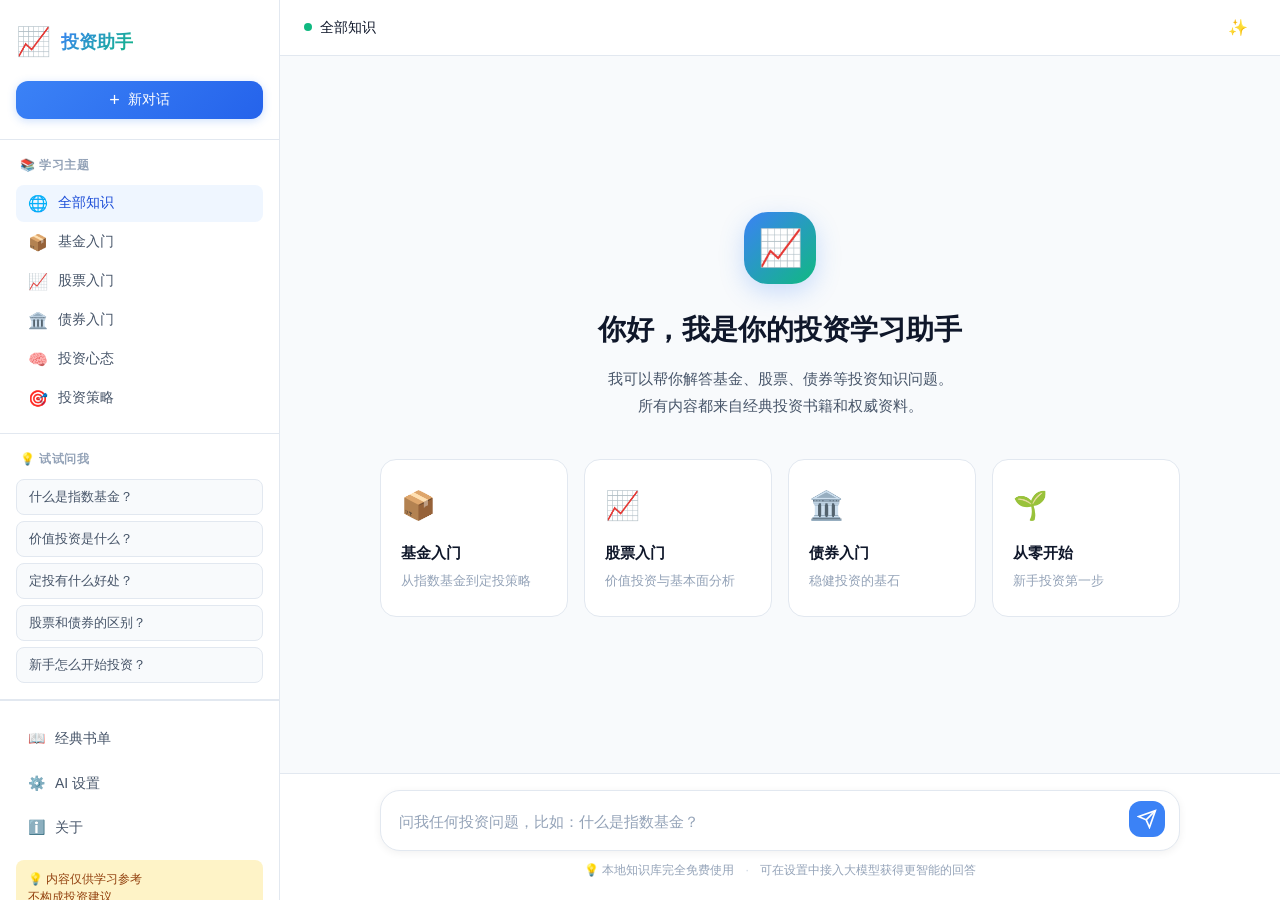
<file: index.html>
<!-- Generated by Trae Work -->
<!DOCTYPE html>
<html lang="zh-CN">
<head>
    <meta charset="UTF-8">
    <meta name="viewport" content="width=device-width, initial-scale=1.0">
    <title>投资助手 - 你的投资学习伙伴</title>
    <meta name="description" content="基于经典投资书籍的智能对话助手，帮你系统学习股票、基金、债券知识。">
    <link rel="stylesheet" href="assets/css/style.css">
</head>
<body class="chat-body">
    <!-- 侧边栏 -->
    <aside class="sidebar" id="sidebar">
        <div class="sidebar-header">
            <div class="logo">
                <span class="logo-icon">📈</span>
                <span class="logo-text">投资助手</span>
            </div>
            <button class="new-chat-btn" onclick="newChat()">
                <span class="plus-icon">+</span>
                新对话
            </button>
        </div>

        <div class="sidebar-section">
            <div class="section-title">📚 学习主题</div>
            <div class="topic-list">
                <button class="topic-item active" data-topic="all" onclick="setTopic('all')">
                    <span class="topic-icon">🌐</span>
                    <span class="topic-name">全部知识</span>
                </button>
                <button class="topic-item" data-topic="fund" onclick="setTopic('fund')">
                    <span class="topic-icon">📦</span>
                    <span class="topic-name">基金入门</span>
                </button>
                <button class="topic-item" data-topic="stock" onclick="setTopic('stock')">
                    <span class="topic-icon">📈</span>
                    <span class="topic-name">股票入门</span>
                </button>
                <button class="topic-item" data-topic="bond" onclick="setTopic('bond')">
                    <span class="topic-icon">🏛️</span>
                    <span class="topic-name">债券入门</span>
                </button>
                <button class="topic-item" data-topic="mindset" onclick="setTopic('mindset')">
                    <span class="topic-icon">🧠</span>
                    <span class="topic-name">投资心态</span>
                </button>
                <button class="topic-item" data-topic="strategy" onclick="setTopic('strategy')">
                    <span class="topic-icon">🎯</span>
                    <span class="topic-name">投资策略</span>
                </button>
            </div>
        </div>

        <div class="sidebar-section">
            <div class="section-title">💡 试试问我</div>
            <div class="suggestion-chips" id="sidebarSuggestions">
                <button class="suggestion-chip" onclick="sendMessage('什么是指数基金？')">什么是指数基金？</button>
                <button class="suggestion-chip" onclick="sendMessage('价值投资是什么？')">价值投资是什么？</button>
                <button class="suggestion-chip" onclick="sendMessage('定投有什么好处？')">定投有什么好处？</button>
                <button class="suggestion-chip" onclick="sendMessage('股票和债券的区别？')">股票和债券的区别？</button>
                <button class="suggestion-chip" onclick="sendMessage('新手怎么开始投资？')">新手怎么开始投资？</button>
            </div>
        </div>

        <div class="sidebar-bottom">
            <a href="books.html" class="sidebar-link">
                <span>📖</span> 经典书单
            </a>
            <a href="api.html" class="sidebar-link">
                <span>⚙️</span> AI 设置
            </a>
            <a href="about.html" class="sidebar-link">
                <span>ℹ️</span> 关于
            </a>
            <div class="sidebar-tip">
                💡 内容仅供学习参考<br>不构成投资建议
            </div>
        </div>
    </aside>

    <!-- 主内容区 -->
    <main class="main-content">
        <!-- 顶部栏 -->
        <header class="top-bar">
            <button class="mobile-menu-toggle" id="mobileMenuToggle">☰</button>
            <div class="current-topic" id="currentTopic">
                <span class="topic-dot"></span>
                <span>全部知识</span>
            </div>
            <div class="top-actions">
                <button class="icon-btn" title="新对话" onclick="newChat()">
                    ✨
                </button>
            </div>
        </header>

        <!-- 对话区域 -->
        <div class="chat-area" id="chatArea">
            <!-- 欢迎界面 -->
            <div class="welcome-screen" id="welcomeScreen">
                <div class="welcome-avatar">📈</div>
                <h1 class="welcome-title">你好，我是你的投资学习助手</h1>
                <p class="welcome-subtitle">
                    我可以帮你解答基金、股票、债券等投资知识问题。<br>
                    所有内容都来自经典投资书籍和权威资料。
                </p>
                <div class="welcome-cards">
                    <div class="welcome-card" onclick="quickStart('fund')">
                        <div class="welcome-card-icon">📦</div>
                        <div class="welcome-card-title">基金入门</div>
                        <div class="welcome-card-desc">从指数基金到定投策略</div>
                    </div>
                    <div class="welcome-card" onclick="quickStart('stock')">
                        <div class="welcome-card-icon">📈</div>
                        <div class="welcome-card-title">股票入门</div>
                        <div class="welcome-card-desc">价值投资与基本面分析</div>
                    </div>
                    <div class="welcome-card" onclick="quickStart('bond')">
                        <div class="welcome-card-icon">🏛️</div>
                        <div class="welcome-card-title">债券入门</div>
                        <div class="welcome-card-desc">稳健投资的基石</div>
                    </div>
                    <div class="welcome-card" onclick="quickStart('beginner')">
                        <div class="welcome-card-icon">🌱</div>
                        <div class="welcome-card-title">从零开始</div>
                        <div class="welcome-card-desc">新手投资第一步</div>
                    </div>
                </div>
            </div>

            <!-- 消息列表 -->
            <div class="messages-container" id="messagesContainer" style="display: none;">
                <!-- 消息会动态添加到这里 -->
            </div>
        </div>

        <!-- 输入区域 -->
        <div class="input-area">
            <div class="input-wrapper">
                <textarea 
                    class="chat-input" 
                    id="chatInput" 
                    placeholder="问我任何投资问题，比如：什么是指数基金？"
                    rows="1"
                    onkeydown="handleInputKeydown(event)"
                    oninput="autoResize(this)"
                ></textarea>
                <button class="send-btn" id="sendBtn" onclick="sendMessage()">
                    <svg width="20" height="20" viewBox="0 0 24 24" fill="none" stroke="currentColor" stroke-width="2">
                        <path d="M22 2L11 13"></path>
                        <path d="M22 2L15 22L11 13L2 9L22 2Z"></path>
                    </svg>
                </button>
            </div>
            <div class="input-hint">
                <span>💡 本地知识库完全免费使用</span>
                <span class="hint-divider">·</span>
                <span>可在设置中接入大模型获得更智能的回答</span>
            </div>
        </div>
    </main>

    <!-- 移动端遮罩 -->
    <div class="mobile-overlay" id="mobileOverlay" onclick="toggleSidebar()"></div>

    <script src="assets/js/knowledge.js"></script>
    <script src="assets/js/chat.js"></script>
    <script src="assets/js/app.js"></script>
    <script>
        // 移动端菜单切换
        document.getElementById('mobileMenuToggle').addEventListener('click', toggleSidebar);
        
        function toggleSidebar() {
            const sidebar = document.getElementById('sidebar');
            const overlay = document.getElementById('mobileOverlay');
            sidebar.classList.toggle('sidebar-open');
            overlay.classList.toggle('overlay-show');
        }

        // 自动调整输入框高度
        function autoResize(textarea) {
            textarea.style.height = 'auto';
            textarea.style.height = Math.min(textarea.scrollHeight, 150) + 'px';
        }

        // 快速开始
        function quickStart(type) {
            const questions = {
                fund: '我想学习基金投资，应该从哪里开始？',
                stock: '我想学习股票投资，应该从哪里开始？',
                bond: '我想学习债券投资，应该从哪里开始？',
                beginner: '我是投资小白，完全不懂，应该怎么开始？'
            };
            sendMessage(questions[type]);
        }

        // 新对话
        function newChat() {
            const welcome = document.getElementById('welcomeScreen');
            const messages = document.getElementById('messagesContainer');
            
            if (messages) {
                messages.innerHTML = '';
                messages.style.display = 'none';
            }
            if (welcome) {
                welcome.style.display = 'flex';
            }
            
            // 移动端关闭侧边栏
            if (window.innerWidth <= 768) {
                toggleSidebar();
            }
            
            // 滚动到顶部
            const chatArea = document.getElementById('chatArea');
            if (chatArea) chatArea.scrollTop = 0;
        }
    </script>
</body>
</html>
</file>
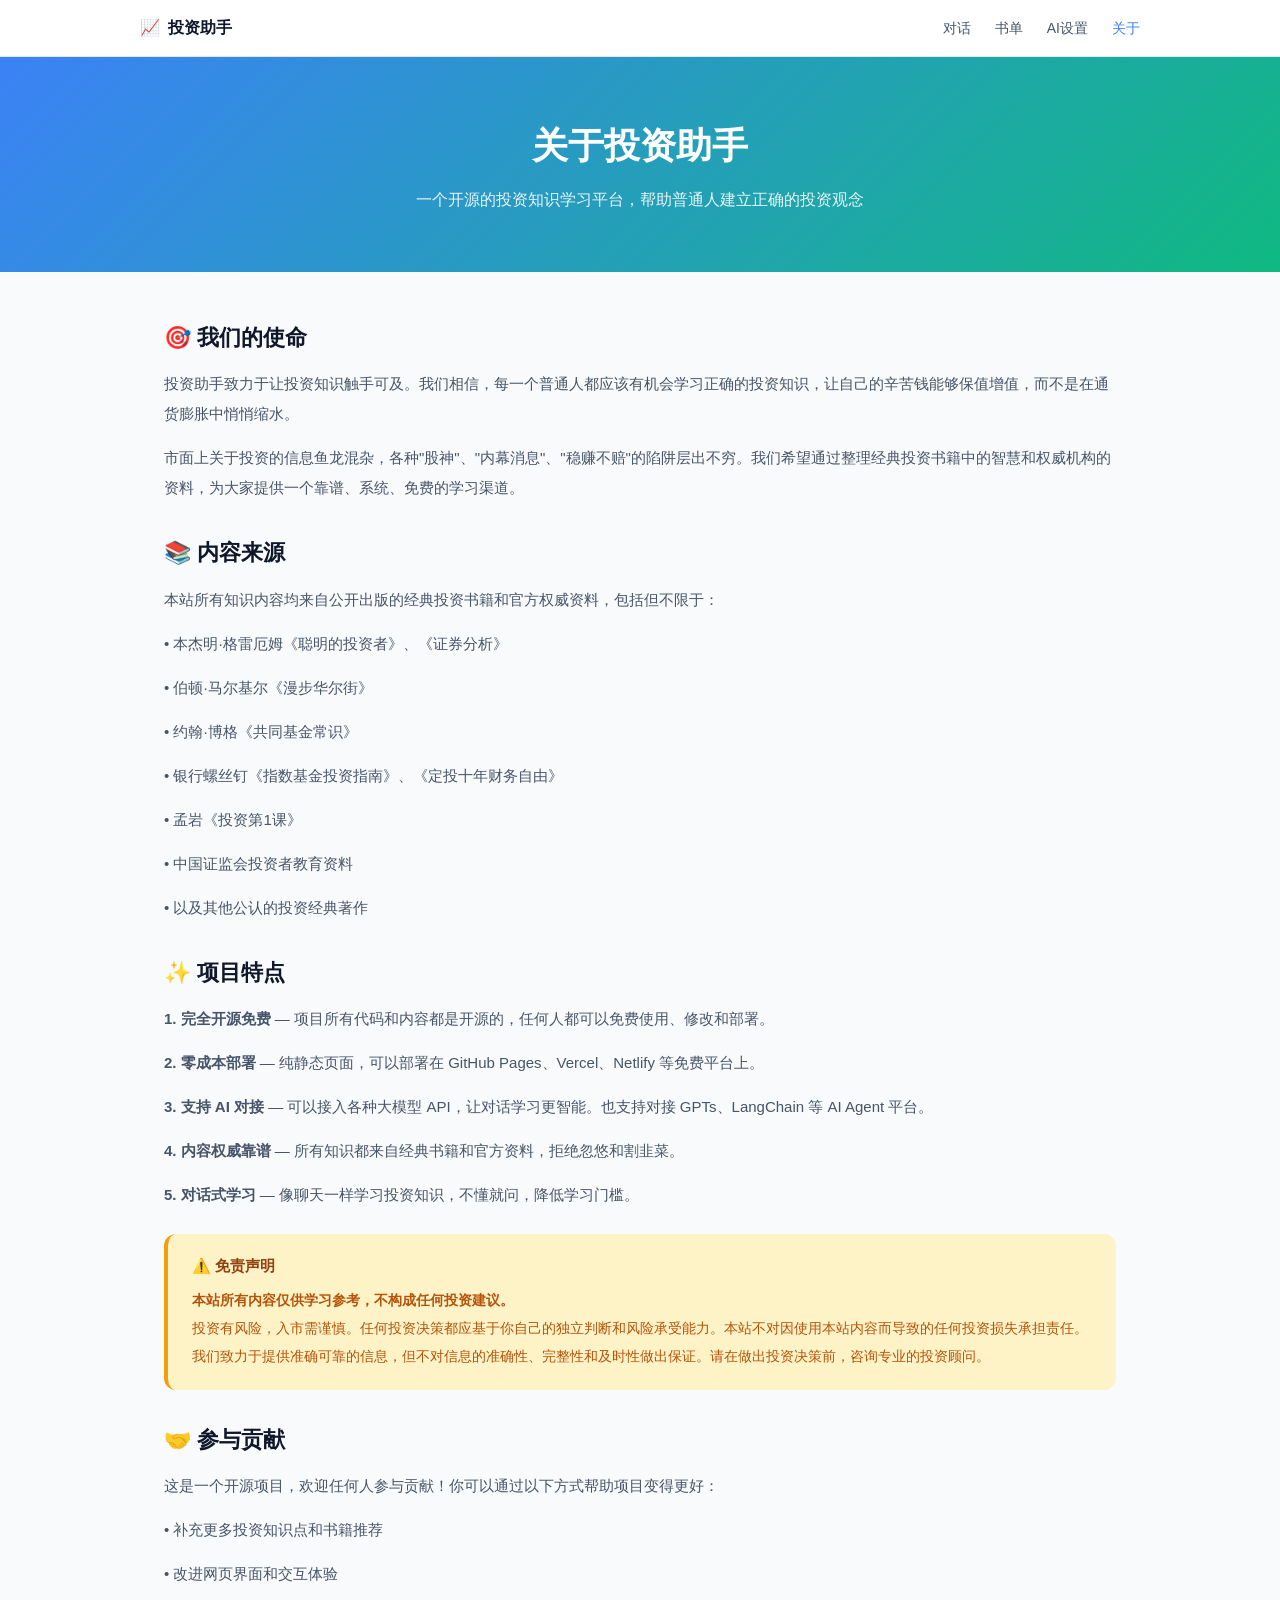
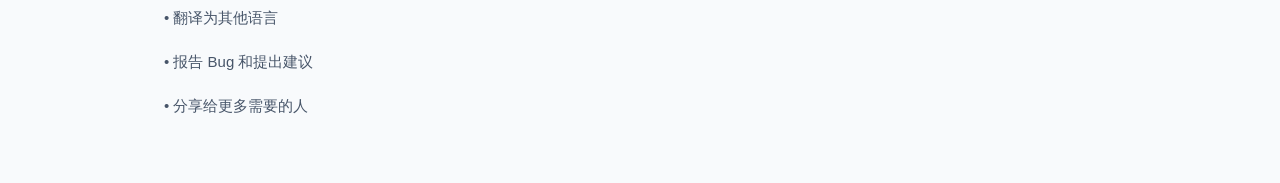
<file: about.html>
<!-- Generated by Trae Work -->
<!DOCTYPE html>
<html lang="zh-CN">
<head>
    <meta charset="UTF-8">
    <meta name="viewport" content="width=device-width, initial-scale=1.0">
    <title>关于 - 投资助手</title>
    <link rel="stylesheet" href="assets/css/style.css">
</head>
<body class="page-body">
    <!-- 导航栏 -->
    <nav class="page-nav">
        <div class="page-nav-inner">
            <a href="index.html" class="page-nav-logo">
                <span>📈</span>
                <span>投资助手</span>
            </a>
            <div class="page-nav-links">
                <a href="index.html">对话</a>
                <a href="books.html">书单</a>
                <a href="api.html">AI设置</a>
                <a href="about.html" class="active">关于</a>
            </div>
        </div>
    </nav>

    <!-- 页面头部 -->
    <section class="page-header">
        <h1>关于投资助手</h1>
        <p>一个开源的投资知识学习平台，帮助普通人建立正确的投资观念</p>
    </section>

    <section class="page-content">
        <div class="about-content">
            <h2>🎯 我们的使命</h2>
            <p>投资助手致力于让投资知识触手可及。我们相信，每一个普通人都应该有机会学习正确的投资知识，让自己的辛苦钱能够保值增值，而不是在通货膨胀中悄悄缩水。</p>
            <p>市面上关于投资的信息鱼龙混杂，各种"股神"、"内幕消息"、"稳赚不赔"的陷阱层出不穷。我们希望通过整理经典投资书籍中的智慧和权威机构的资料，为大家提供一个靠谱、系统、免费的学习渠道。</p>
            
            <h2>📚 内容来源</h2>
            <p>本站所有知识内容均来自公开出版的经典投资书籍和官方权威资料，包括但不限于：</p>
            <p>• 本杰明·格雷厄姆《聪明的投资者》、《证券分析》</p>
            <p>• 伯顿·马尔基尔《漫步华尔街》</p>
            <p>• 约翰·博格《共同基金常识》</p>
            <p>• 银行螺丝钉《指数基金投资指南》、《定投十年财务自由》</p>
            <p>• 孟岩《投资第1课》</p>
            <p>• 中国证监会投资者教育资料</p>
            <p>• 以及其他公认的投资经典著作</p>
            
            <h2>✨ 项目特点</h2>
            <p><strong>1. 完全开源免费</strong> — 项目所有代码和内容都是开源的，任何人都可以免费使用、修改和部署。</p>
            <p><strong>2. 零成本部署</strong> — 纯静态页面，可以部署在 GitHub Pages、Vercel、Netlify 等免费平台上。</p>
            <p><strong>3. 支持 AI 对接</strong> — 可以接入各种大模型 API，让对话学习更智能。也支持对接 GPTs、LangChain 等 AI Agent 平台。</p>
            <p><strong>4. 内容权威靠谱</strong> — 所有知识都来自经典书籍和官方资料，拒绝忽悠和割韭菜。</p>
            <p><strong>5. 对话式学习</strong> — 像聊天一样学习投资知识，不懂就问，降低学习门槛。</p>
            
            <div class="disclaimer-box">
                <h4>⚠️ 免责声明</h4>
                <p><strong>本站所有内容仅供学习参考，不构成任何投资建议。</strong></p>
                <p>投资有风险，入市需谨慎。任何投资决策都应基于你自己的独立判断和风险承受能力。本站不对因使用本站内容而导致的任何投资损失承担责任。</p>
                <p>我们致力于提供准确可靠的信息，但不对信息的准确性、完整性和及时性做出保证。请在做出投资决策前，咨询专业的投资顾问。</p>
            </div>
            
            <h2>🤝 参与贡献</h2>
            <p>这是一个开源项目，欢迎任何人参与贡献！你可以通过以下方式帮助项目变得更好：</p>
            <p>• 补充更多投资知识点和书籍推荐</p>
            <p>• 改进网页界面和交互体验</p>
            <p>• 翻译为其他语言</p>
            <p>• 报告 Bug 和提出建议</p>
            <p>• 分享给更多需要的人</p>
        </div>
    </section>

    <script src="assets/js/knowledge.js"></script>
    <script src="assets/js/chat.js"></script>
    <script src="assets/js/app.js"></script>
</body>
</html>
</file>
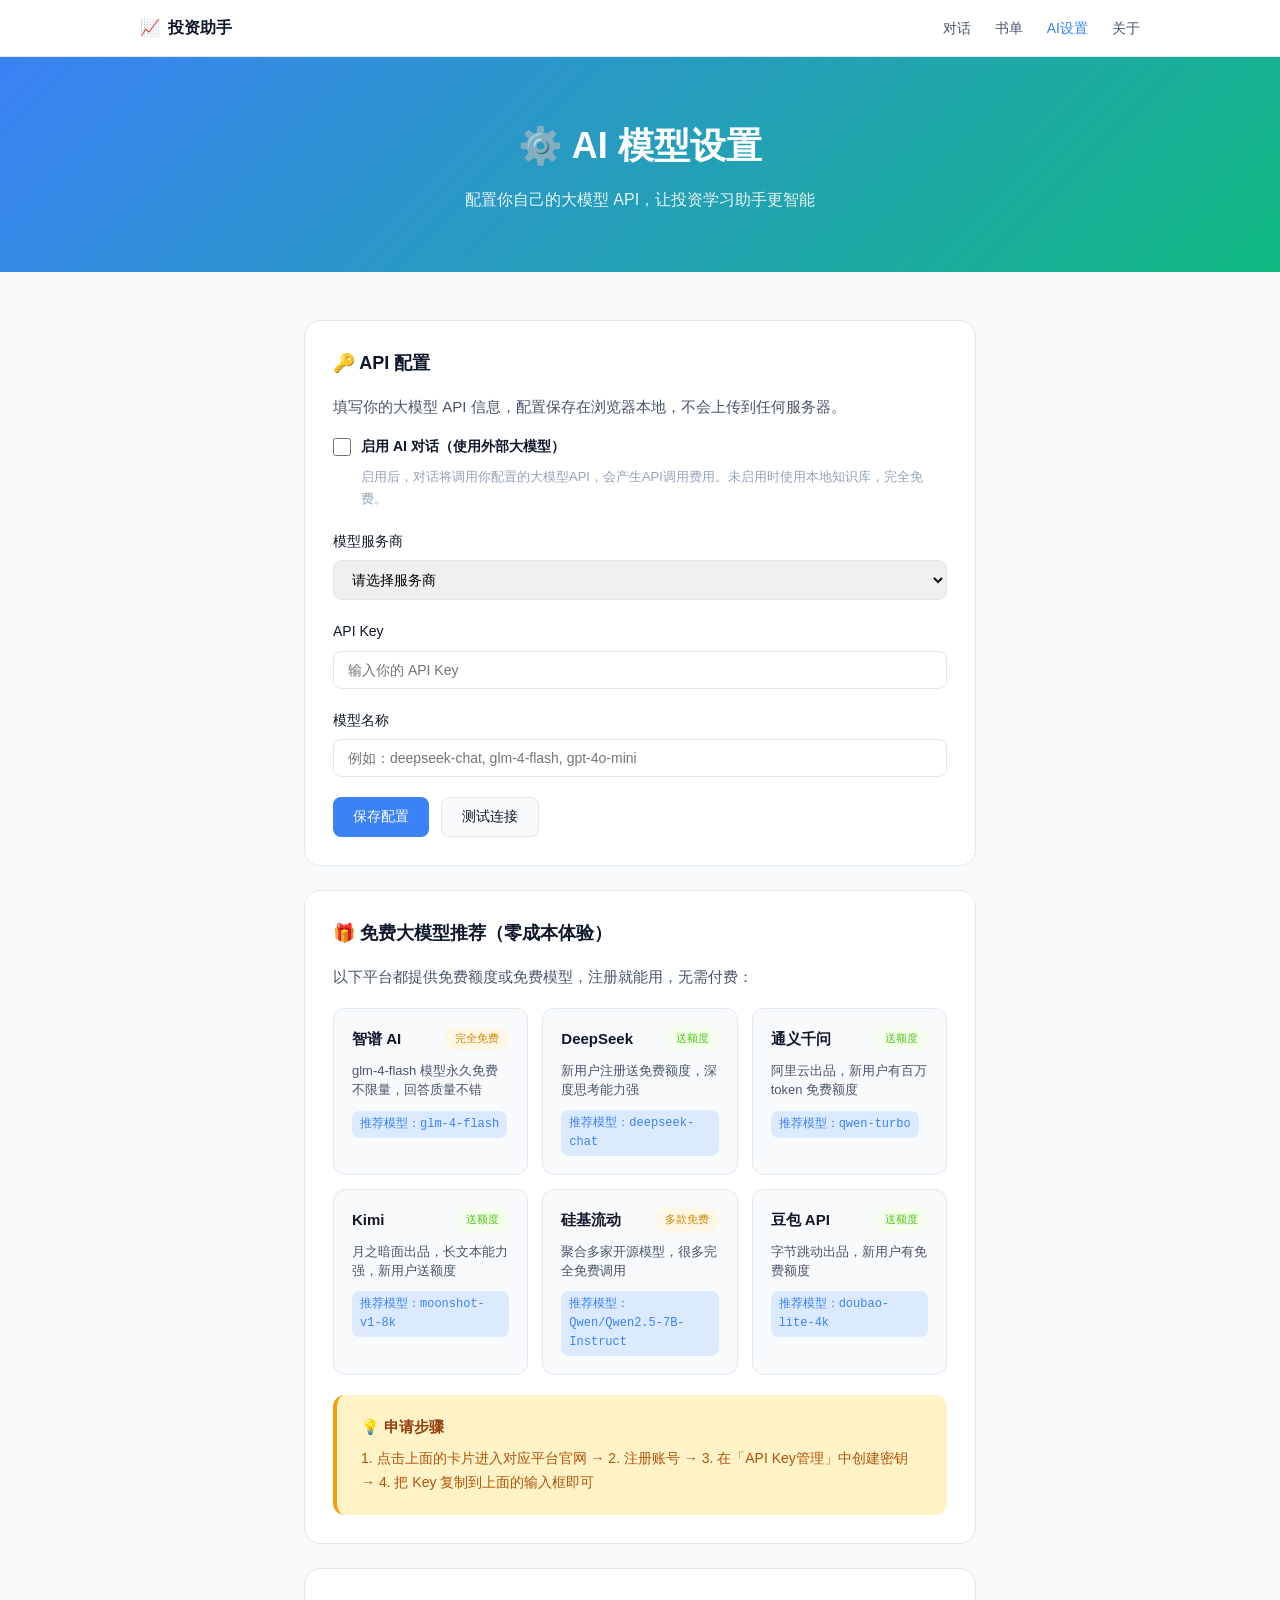
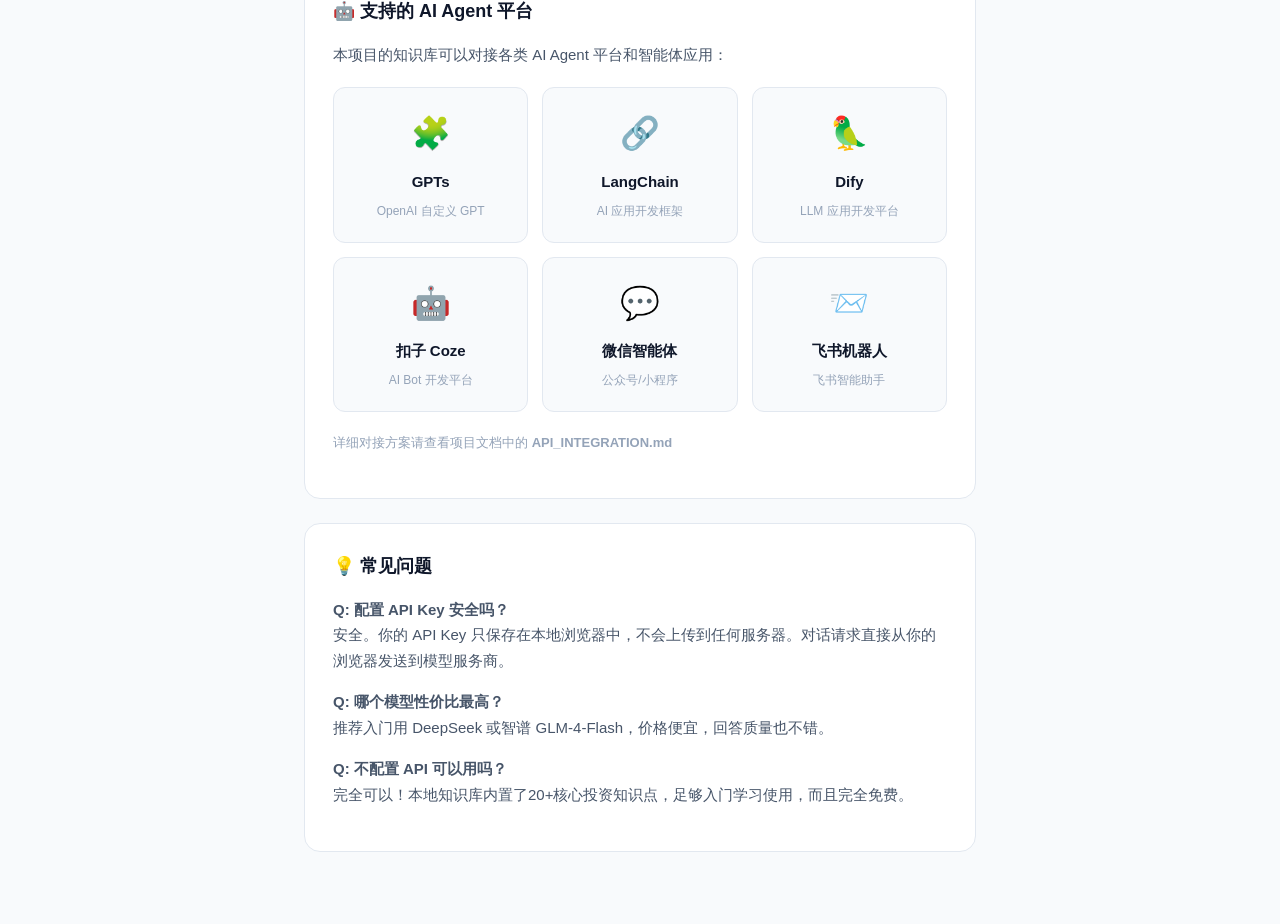
<file: api.html>
<!-- Generated by Trae Work -->
<!DOCTYPE html>
<html lang="zh-CN">
<head>
    <meta charset="UTF-8">
    <meta name="viewport" content="width=device-width, initial-scale=1.0">
    <title>AI 设置 - 投资助手</title>
    <link rel="stylesheet" href="assets/css/style.css">
</head>
<body class="page-body">
    <!-- 导航栏 -->
    <nav class="page-nav">
        <div class="page-nav-inner">
            <a href="index.html" class="page-nav-logo">
                <span>📈</span>
                <span>投资助手</span>
            </a>
            <div class="page-nav-links">
                <a href="index.html">对话</a>
                <a href="books.html">书单</a>
                <a href="api.html" class="active">AI设置</a>
                <a href="about.html">关于</a>
            </div>
        </div>
    </nav>

    <!-- 页面头部 -->
    <section class="page-header">
        <h1>⚙️ AI 模型设置</h1>
        <p>配置你自己的大模型 API，让投资学习助手更智能</p>
    </section>

    <section class="page-content" style="max-width: 720px;">
        <div class="api-card">
            <h3>🔑 API 配置</h3>
            <p>填写你的大模型 API 信息，配置保存在浏览器本地，不会上传到任何服务器。</p>
            
            <form id="apiConfigForm">
                <div class="form-group">
                    <label style="display: flex; align-items: center; gap: 10px;">
                        <input type="checkbox" id="apiEnabled" style="width: 18px; height: 18px;">
                        <strong>启用 AI 对话（使用外部大模型）</strong>
                    </label>
                    <p style="font-size: 13px; color: var(--text-tertiary); margin-top: 6px; margin-left: 28px;">
                        启用后，对话将调用你配置的大模型API，会产生API调用费用。未启用时使用本地知识库，完全免费。
                    </p>
                </div>
                
                <div class="form-group">
                    <label>模型服务商</label>
                    <select id="apiProvider">
                        <option value="">请选择服务商</option>
                        <option value="zhipu">智谱 AI（glm-4-flash 永久免费）</option>
                        <option value="deepseek">DeepSeek（新用户送额度）</option>
                        <option value="siliconflow">硅基流动（多款免费模型）</option>
                        <option value="qwen">通义千问（阿里云）</option>
                        <option value="moonshot">Kimi（月之暗面）</option>
                        <option value="doubao">豆包（字节跳动）</option>
                        <option value="openai">OpenAI (GPT-4, GPT-3.5)</option>
                        <option value="custom">自定义 (OpenAI 兼容格式)</option>
                    </select>
                </div>
                
                <div class="form-group">
                    <label>API Key</label>
                    <input type="password" id="apiKey" placeholder="输入你的 API Key">
                </div>
                
                <div class="form-group" id="customUrlGroup" style="display: none;">
                    <label>API 接口地址</label>
                    <input type="text" id="apiUrl" placeholder="https://api.example.com/v1/chat/completions">
                    <p style="font-size: 12px; color: var(--text-tertiary); margin-top: 6px;">
                        支持所有 OpenAI 兼容格式的 API 接口
                    </p>
                </div>
                
                <div class="form-group">
                    <label>模型名称</label>
                    <input type="text" id="apiModel" placeholder="例如：deepseek-chat, glm-4-flash, gpt-4o-mini">
                </div>
                
                <div class="btn-row">
                    <button type="submit" class="btn btn-primary">保存配置</button>
                    <button type="button" class="btn btn-secondary" id="testConnection">测试连接</button>
                </div>
                
                <div class="status-msg" id="statusMessage"></div>
            </form>
        </div>
        
        <div class="api-card">
            <h3>🎁 免费大模型推荐（零成本体验）</h3>
            <p>以下平台都提供免费额度或免费模型，注册就能用，无需付费：</p>
            
            <div class="free-model-grid">
                <a href="https://open.bigmodel.cn/" target="_blank" class="free-model-card">
                    <div class="free-model-header">
                        <span class="free-model-name">智谱 AI</span>
                        <span class="free-badge">完全免费</span>
                    </div>
                    <div class="free-model-desc">glm-4-flash 模型永久免费不限量，回答质量不错</div>
                    <div class="free-model-model">推荐模型：glm-4-flash</div>
                </a>
                <a href="https://platform.deepseek.com/" target="_blank" class="free-model-card">
                    <div class="free-model-header">
                        <span class="free-model-name">DeepSeek</span>
                        <span class="free-badge free-badge-green">送额度</span>
                    </div>
                    <div class="free-model-desc">新用户注册送免费额度，深度思考能力强</div>
                    <div class="free-model-model">推荐模型：deepseek-chat</div>
                </a>
                <a href="https://dashscope.aliyun.com/" target="_blank" class="free-model-card">
                    <div class="free-model-header">
                        <span class="free-model-name">通义千问</span>
                        <span class="free-badge free-badge-green">送额度</span>
                    </div>
                    <div class="free-model-desc">阿里云出品，新用户有百万 token 免费额度</div>
                    <div class="free-model-model">推荐模型：qwen-turbo</div>
                </a>
                <a href="https://platform.moonshot.cn/" target="_blank" class="free-model-card">
                    <div class="free-model-header">
                        <span class="free-model-name">Kimi</span>
                        <span class="free-badge free-badge-green">送额度</span>
                    </div>
                    <div class="free-model-desc">月之暗面出品，长文本能力强，新用户送额度</div>
                    <div class="free-model-model">推荐模型：moonshot-v1-8k</div>
                </a>
                <a href="https://siliconflow.cn/" target="_blank" class="free-model-card">
                    <div class="free-model-header">
                        <span class="free-model-name">硅基流动</span>
                        <span class="free-badge">多款免费</span>
                    </div>
                    <div class="free-model-desc">聚合多家开源模型，很多完全免费调用</div>
                    <div class="free-model-model">推荐模型：Qwen/Qwen2.5-7B-Instruct</div>
                </a>
                <a href="https://open.bigmodel.cn/" target="_blank" class="free-model-card">
                    <div class="free-model-header">
                        <span class="free-model-name">豆包 API</span>
                        <span class="free-badge free-badge-green">送额度</span>
                    </div>
                    <div class="free-model-desc">字节跳动出品，新用户有免费额度</div>
                    <div class="free-model-model">推荐模型：doubao-lite-4k</div>
                </a>
            </div>
            
            <div class="disclaimer-box" style="margin-top: 20px; margin-bottom: 0;">
                <h4>💡 申请步骤</h4>
                <p>1. 点击上面的卡片进入对应平台官网 → 2. 注册账号 → 3. 在「API Key管理」中创建密钥 → 4. 把 Key 复制到上面的输入框即可</p>
            </div>
        </div>
        
        <div class="api-card">
            <h3>🤖 支持的 AI Agent 平台</h3>
            <p>本项目的知识库可以对接各类 AI Agent 平台和智能体应用：</p>
            
            <div class="platform-grid">
                <div class="platform-card">
                    <div class="platform-icon">🧩</div>
                    <strong>GPTs</strong>
                    <span>OpenAI 自定义 GPT</span>
                </div>
                <div class="platform-card">
                    <div class="platform-icon">🔗</div>
                    <strong>LangChain</strong>
                    <span>AI 应用开发框架</span>
                </div>
                <div class="platform-card">
                    <div class="platform-icon">🦜</div>
                    <strong>Dify</strong>
                    <span>LLM 应用开发平台</span>
                </div>
                <div class="platform-card">
                    <div class="platform-icon">🤖</div>
                    <strong>扣子 Coze</strong>
                    <span>AI Bot 开发平台</span>
                </div>
                <div class="platform-card">
                    <div class="platform-icon">💬</div>
                    <strong>微信智能体</strong>
                    <span>公众号/小程序</span>
                </div>
                <div class="platform-card">
                    <div class="platform-icon">📨</div>
                    <strong>飞书机器人</strong>
                    <span>飞书智能助手</span>
                </div>
            </div>
            
            <p style="font-size: 13px; color: var(--text-tertiary); margin-top: 16px;">
                详细对接方案请查看项目文档中的 <strong>API_INTEGRATION.md</strong>
            </p>
        </div>
        
        <div class="api-card">
            <h3>💡 常见问题</h3>
            <p><strong>Q: 配置 API Key 安全吗？</strong><br>
            安全。你的 API Key 只保存在本地浏览器中，不会上传到任何服务器。对话请求直接从你的浏览器发送到模型服务商。</p>
            
            <p><strong>Q: 哪个模型性价比最高？</strong><br>
            推荐入门用 DeepSeek 或智谱 GLM-4-Flash，价格便宜，回答质量也不错。</p>
            
            <p><strong>Q: 不配置 API 可以用吗？</strong><br>
            完全可以！本地知识库内置了20+核心投资知识点，足够入门学习使用，而且完全免费。</p>
        </div>
    </section>

    <script src="assets/js/knowledge.js"></script>
    <script src="assets/js/chat.js"></script>
    <script src="assets/js/app.js"></script>
</body>
</html>
</file>
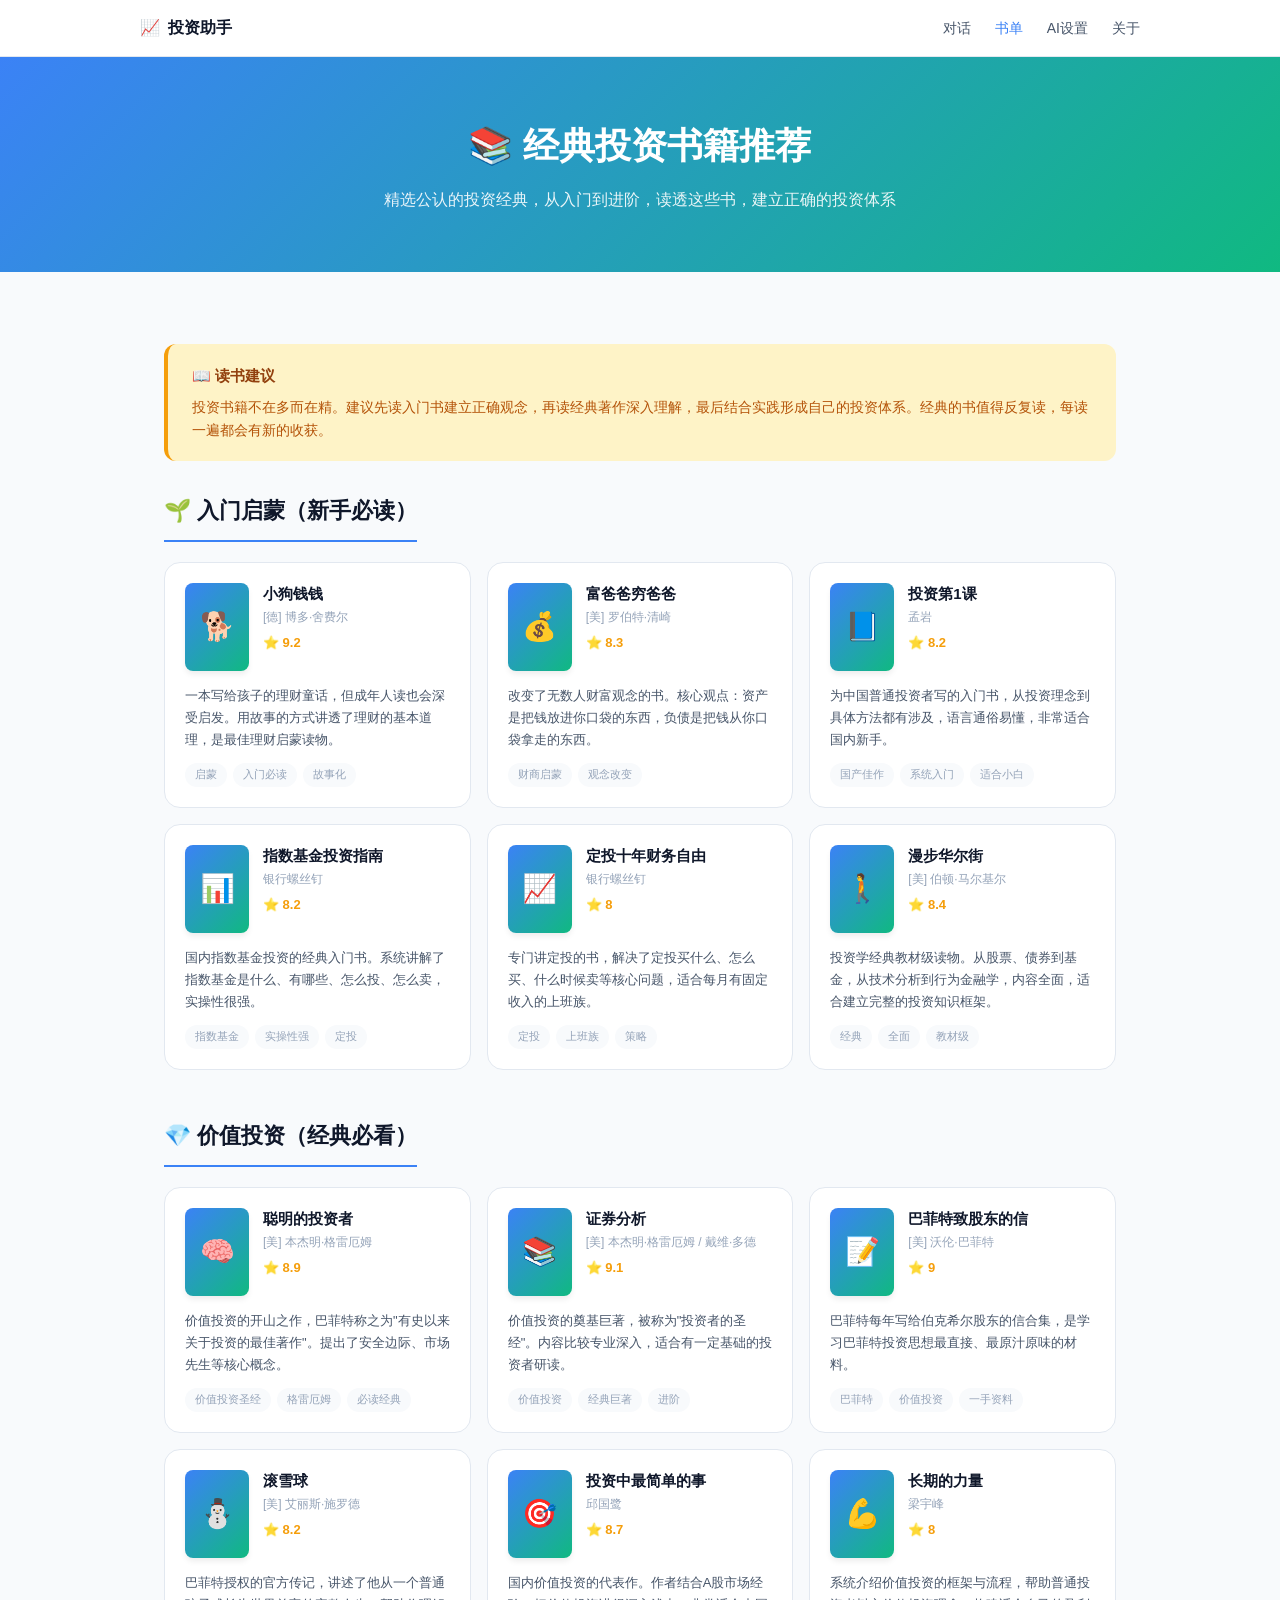
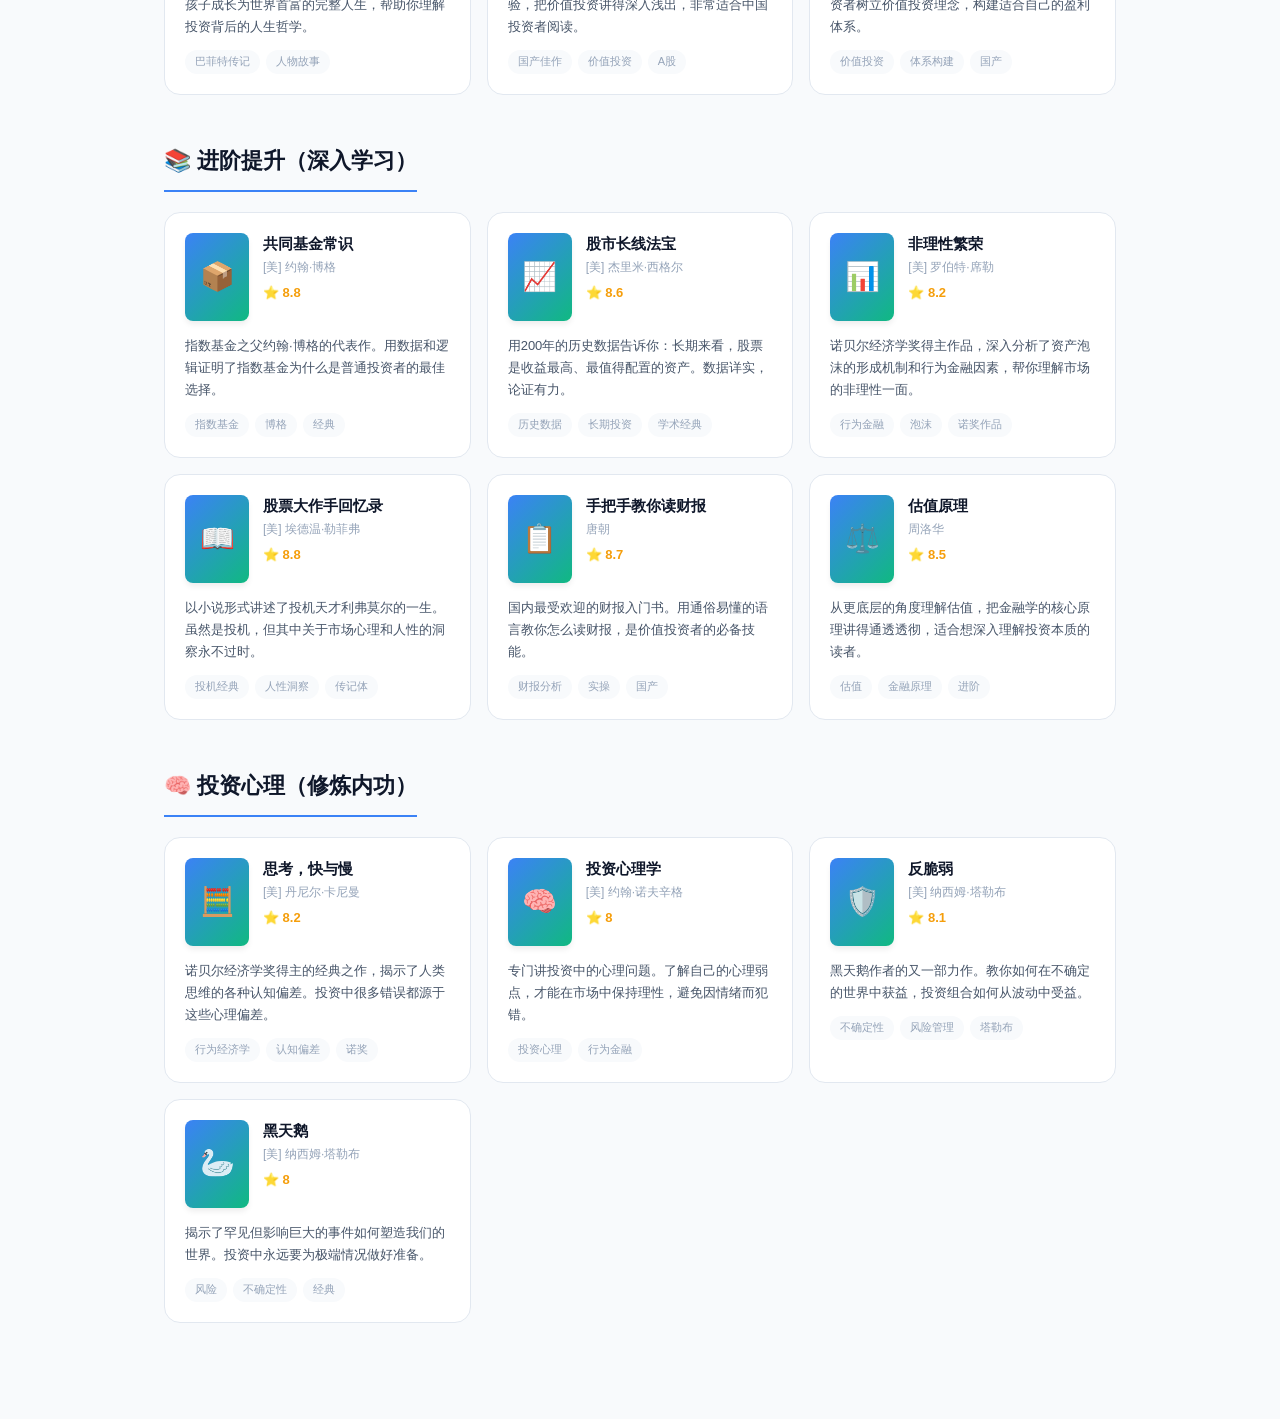
<file: books.html>
<!-- Generated by Trae Work -->
<!DOCTYPE html>
<html lang="zh-CN">
<head>
    <meta charset="UTF-8">
    <meta name="viewport" content="width=device-width, initial-scale=1.0">
    <title>经典书单 - 投资助手</title>
    <link rel="stylesheet" href="assets/css/style.css">
</head>
<body class="page-body">
    <!-- 导航栏 -->
    <nav class="page-nav">
        <div class="page-nav-inner">
            <a href="index.html" class="page-nav-logo">
                <span>📈</span>
                <span>投资助手</span>
            </a>
            <div class="page-nav-links">
                <a href="index.html">对话</a>
                <a href="books.html" class="active">书单</a>
                <a href="api.html">AI设置</a>
                <a href="about.html">关于</a>
            </div>
        </div>
    </nav>

    <!-- 页面头部 -->
    <section class="page-header">
        <h1>📚 经典投资书籍推荐</h1>
        <p>精选公认的投资经典，从入门到进阶，读透这些书，建立正确的投资体系</p>
    </section>

    <!-- 书籍列表 -->
    <section class="page-content">
        <div class="disclaimer-box" style="margin-bottom: 32px;">
            <h4>📖 读书建议</h4>
            <p>投资书籍不在多而在精。建议先读入门书建立正确观念，再读经典著作深入理解，最后结合实践形成自己的投资体系。经典的书值得反复读，每读一遍都会有新的收获。</p>
        </div>
        
        <div id="booksContainer">
            <!-- 书籍内容由JS动态渲染 -->
        </div>
    </section>

    <script src="assets/js/knowledge.js"></script>
    <script src="assets/js/chat.js"></script>
    <script src="assets/js/app.js"></script>
</body>
</html>
</file>
<file: assets/css/style.css>
/* ================================
   投资助手 - 现代对话式UI
   ================================ */

* {
    margin: 0;
    padding: 0;
    box-sizing: border-box;
}

:root {
    /* 主色调 - 专业稳重的蓝绿色系 */
    --primary: #3b82f6;
    --primary-hover: #2563eb;
    --primary-light: #dbeafe;
    --primary-dark: #1d4ed8;
    
    /* 辅助色 */
    --secondary: #10b981;
    --accent: #8b5cf6;
    
    /* 背景色 */
    --bg-main: #f8fafc;
    --bg-sidebar: #ffffff;
    --bg-hover: #f1f5f9;
    --bg-active: #eff6ff;
    --bg-input: #ffffff;
    
    /* 文字色 */
    --text-primary: #0f172a;
    --text-secondary: #475569;
    --text-tertiary: #94a3b8;
    --text-inverse: #ffffff;
    
    /* 边框色 */
    --border-light: #e2e8f0;
    --border-medium: #cbd5e1;
    
    /* 消息气泡 */
    --msg-bot-bg: #ffffff;
    --msg-user-bg: #3b82f6;
    --msg-user-text: #ffffff;
    
    /* 阴影 */
    --shadow-sm: 0 1px 2px rgba(0, 0, 0, 0.05);
    --shadow-md: 0 4px 6px -1px rgba(0, 0, 0, 0.08);
    --shadow-lg: 0 10px 15px -3px rgba(0, 0, 0, 0.08);
    --shadow-input: 0 2px 8px rgba(0, 0, 0, 0.06);
    
    /* 圆角 */
    --radius-sm: 8px;
    --radius-md: 12px;
    --radius-lg: 16px;
    --radius-xl: 20px;
    --radius-full: 9999px;
    
    /* 过渡 */
    --transition-fast: 0.15s ease;
    --transition-normal: 0.25s ease;
}

body {
    font-family: -apple-system, BlinkMacSystemFont, 'Segoe UI', 'PingFang SC', 
                 'Hiragino Sans GB', 'Microsoft YaHei', 'Noto Sans SC', sans-serif;
    font-size: 15px;
    line-height: 1.6;
    color: var(--text-primary);
    background: var(--bg-main);
    -webkit-font-smoothing: antialiased;
    -moz-osx-font-smoothing: grayscale;
}

a {
    text-decoration: none;
    color: inherit;
}

button {
    font-family: inherit;
    cursor: pointer;
    border: none;
    background: none;
}

/* ================================
   聊天页面布局
   ================================ */

.chat-body {
    height: 100vh;
    overflow: hidden;
}

/* 侧边栏 */
.sidebar {
    position: fixed;
    left: 0;
    top: 0;
    bottom: 0;
    width: 280px;
    background: var(--bg-sidebar);
    border-right: 1px solid var(--border-light);
    display: flex;
    flex-direction: column;
    z-index: 100;
    transition: transform var(--transition-normal);
}

.sidebar-header {
    padding: 20px 16px;
    border-bottom: 1px solid var(--border-light);
}

.logo {
    display: flex;
    align-items: center;
    gap: 10px;
    margin-bottom: 16px;
}

.logo-icon {
    font-size: 28px;
}

.logo-text {
    font-size: 18px;
    font-weight: 700;
    background: linear-gradient(135deg, #3b82f6, #10b981);
    -webkit-background-clip: text;
    -webkit-text-fill-color: transparent;
    background-clip: text;
}

.new-chat-btn {
    width: 100%;
    padding: 10px 16px;
    background: linear-gradient(135deg, #3b82f6, #2563eb);
    color: white;
    border-radius: var(--radius-md);
    font-size: 14px;
    font-weight: 500;
    display: flex;
    align-items: center;
    justify-content: center;
    gap: 8px;
    transition: all var(--transition-fast);
    box-shadow: 0 2px 8px rgba(59, 130, 246, 0.25);
}

.new-chat-btn:hover {
    transform: translateY(-1px);
    box-shadow: 0 4px 12px rgba(59, 130, 246, 0.35);
}

.plus-icon {
    font-size: 18px;
    line-height: 1;
}

.sidebar-section {
    padding: 16px;
    border-bottom: 1px solid var(--border-light);
}

.section-title {
    font-size: 12px;
    font-weight: 600;
    color: var(--text-tertiary);
    text-transform: uppercase;
    letter-spacing: 0.5px;
    margin-bottom: 10px;
    padding: 0 4px;
}

.topic-list {
    display: flex;
    flex-direction: column;
    gap: 2px;
}

.topic-item {
    display: flex;
    align-items: center;
    gap: 10px;
    padding: 9px 12px;
    border-radius: var(--radius-sm);
    font-size: 14px;
    color: var(--text-secondary);
    transition: all var(--transition-fast);
    text-align: left;
    width: 100%;
}

.topic-item:hover {
    background: var(--bg-hover);
    color: var(--text-primary);
}

.topic-item.active {
    background: var(--bg-active);
    color: var(--primary-dark);
    font-weight: 500;
}

.topic-icon {
    font-size: 16px;
    width: 20px;
    text-align: center;
}

.suggestion-chips {
    display: flex;
    flex-direction: column;
    gap: 6px;
}

.suggestion-chip {
    padding: 8px 12px;
    background: var(--bg-main);
    border: 1px solid var(--border-light);
    border-radius: var(--radius-sm);
    font-size: 13px;
    color: var(--text-secondary);
    text-align: left;
    transition: all var(--transition-fast);
    width: 100%;
}

.suggestion-chip:hover {
    background: var(--bg-active);
    border-color: var(--primary);
    color: var(--primary-dark);
}

.sidebar-bottom {
    margin-top: auto;
    padding: 16px;
    border-top: 1px solid var(--border-light);
}

.sidebar-link {
    display: flex;
    align-items: center;
    gap: 10px;
    padding: 10px 12px;
    border-radius: var(--radius-sm);
    font-size: 14px;
    color: var(--text-secondary);
    transition: all var(--transition-fast);
    margin-bottom: 2px;
}

.sidebar-link:hover {
    background: var(--bg-hover);
    color: var(--text-primary);
}

.sidebar-tip {
    margin-top: 12px;
    padding: 10px 12px;
    background: #fef3c7;
    border-radius: var(--radius-sm);
    font-size: 12px;
    color: #92400e;
    line-height: 1.5;
}

/* 主内容区 */
.main-content {
    margin-left: 280px;
    height: 100vh;
    display: flex;
    flex-direction: column;
}

/* 顶部栏 */
.top-bar {
    height: 56px;
    background: var(--bg-sidebar);
    border-bottom: 1px solid var(--border-light);
    display: flex;
    align-items: center;
    justify-content: space-between;
    padding: 0 24px;
    flex-shrink: 0;
}

.mobile-menu-toggle {
    display: none;
    font-size: 20px;
    padding: 6px 10px;
    border-radius: var(--radius-sm);
    color: var(--text-secondary);
}

.mobile-menu-toggle:hover {
    background: var(--bg-hover);
}

.current-topic {
    display: flex;
    align-items: center;
    gap: 8px;
    font-size: 14px;
    font-weight: 500;
    color: var(--text-primary);
}

.topic-dot {
    width: 8px;
    height: 8px;
    background: var(--secondary);
    border-radius: 50%;
    animation: pulse 2s infinite;
}

@keyframes pulse {
    0%, 100% { opacity: 1; }
    50% { opacity: 0.5; }
}

.top-actions {
    display: flex;
    gap: 8px;
}

.icon-btn {
    width: 36px;
    height: 36px;
    display: flex;
    align-items: center;
    justify-content: center;
    border-radius: var(--radius-sm);
    font-size: 16px;
    color: var(--text-secondary);
    transition: all var(--transition-fast);
}

.icon-btn:hover {
    background: var(--bg-hover);
    color: var(--text-primary);
}

/* 聊天区域 */
.chat-area {
    flex: 1;
    overflow-y: auto;
    display: flex;
    flex-direction: column;
    scroll-behavior: smooth;
}

/* 欢迎界面 */
.welcome-screen {
    flex: 1;
    display: flex;
    flex-direction: column;
    align-items: center;
    justify-content: center;
    padding: 40px 24px;
    text-align: center;
}

.welcome-avatar {
    width: 72px;
    height: 72px;
    background: linear-gradient(135deg, #3b82f6, #10b981);
    border-radius: 24px;
    display: flex;
    align-items: center;
    justify-content: center;
    font-size: 36px;
    margin-bottom: 24px;
    box-shadow: 0 8px 24px rgba(59, 130, 246, 0.25);
}

.welcome-title {
    font-size: 28px;
    font-weight: 700;
    margin-bottom: 12px;
    color: var(--text-primary);
}

.welcome-subtitle {
    font-size: 15px;
    color: var(--text-secondary);
    margin-bottom: 40px;
    line-height: 1.8;
}

.welcome-cards {
    display: grid;
    grid-template-columns: repeat(4, 1fr);
    gap: 16px;
    max-width: 800px;
    width: 100%;
}

.welcome-card {
    background: var(--bg-sidebar);
    border: 1px solid var(--border-light);
    border-radius: var(--radius-lg);
    padding: 24px 20px;
    cursor: pointer;
    transition: all var(--transition-normal);
    text-align: left;
}

.welcome-card:hover {
    transform: translateY(-4px);
    border-color: var(--primary);
    box-shadow: 0 12px 24px rgba(59, 130, 246, 0.12);
}

.welcome-card-icon {
    font-size: 28px;
    margin-bottom: 12px;
}

.welcome-card-title {
    font-size: 15px;
    font-weight: 600;
    margin-bottom: 6px;
    color: var(--text-primary);
}

.welcome-card-desc {
    font-size: 13px;
    color: var(--text-tertiary);
}

/* 消息容器 */
.messages-container {
    flex: 1;
    padding: 24px 0;
    display: flex;
    flex-direction: column;
    gap: 24px;
}

.message-wrapper {
    max-width: 800px;
    width: 100%;
    margin: 0 auto;
    padding: 0 24px;
    display: flex;
    gap: 16px;
}

.message-wrapper.user-message {
    flex-direction: row-reverse;
}

.message-avatar {
    width: 36px;
    height: 36px;
    border-radius: 10px;
    display: flex;
    align-items: center;
    justify-content: center;
    font-size: 18px;
    flex-shrink: 0;
}

.message-wrapper.bot-message .message-avatar {
    background: linear-gradient(135deg, #3b82f6, #10b981);
}

.message-wrapper.user-message .message-avatar {
    background: #e2e8f0;
}

.message-bubble {
    max-width: 70%;
    padding: 14px 18px;
    border-radius: 16px;
    line-height: 1.75;
    font-size: 14.5px;
    word-wrap: break-word;
    word-break: break-word;
}

.message-wrapper.bot-message .message-bubble {
    background: var(--msg-bot-bg);
    border: 1px solid var(--border-light);
    border-top-left-radius: 6px;
    box-shadow: var(--shadow-sm);
}

.message-wrapper.user-message .message-bubble {
    background: var(--msg-user-bg);
    color: var(--msg-user-text);
    border-top-right-radius: 6px;
    box-shadow: 0 2px 8px rgba(59, 130, 246, 0.25);
}

.message-bubble p {
    margin-bottom: 10px;
}

.message-bubble p:last-child {
    margin-bottom: 0;
}

.message-bubble strong {
    font-weight: 600;
}

.message-bubble em {
    color: var(--text-tertiary);
    font-style: normal;
    font-size: 13px;
}

.message-wrapper.user-message .message-bubble em {
    color: rgba(255, 255, 255, 0.7);
}

.message-bubble h3, .message-bubble h4 {
    margin: 14px 0 8px;
    font-size: 15px;
    font-weight: 600;
}

.message-bubble li {
    margin-bottom: 6px;
}

.message-bubble pre {
    background: #1e293b;
    color: #e2e8f0;
    padding: 12px 16px;
    border-radius: 8px;
    overflow-x: auto;
    margin: 10px 0;
    font-size: 13px;
}

.message-bubble code {
    background: rgba(59, 130, 246, 0.1);
    color: var(--primary-dark);
    padding: 2px 6px;
    border-radius: 4px;
    font-size: 13px;
    font-family: 'Consolas', 'Monaco', monospace;
}

/* 思考中动画 */
.thinking-dots {
    display: inline-flex;
    gap: 3px;
}

.thinking-dots span {
    width: 6px;
    height: 6px;
    background: var(--text-tertiary);
    border-radius: 50%;
    animation: thinking 1.4s infinite;
}

.thinking-dots span:nth-child(2) {
    animation-delay: 0.2s;
}

.thinking-dots span:nth-child(3) {
    animation-delay: 0.4s;
}

@keyframes thinking {
    0%, 60%, 100% {
        transform: translateY(0);
        opacity: 0.4;
    }
    30% {
        transform: translateY(-4px);
        opacity: 1;
    }
}

/* 输入区域 */
.input-area {
    padding: 16px 24px 20px;
    background: var(--bg-sidebar);
    border-top: 1px solid var(--border-light);
    flex-shrink: 0;
}

.input-wrapper {
    max-width: 800px;
    margin: 0 auto;
    background: var(--bg-input);
    border: 1px solid var(--border-light);
    border-radius: var(--radius-xl);
    padding: 10px 14px 10px 18px;
    display: flex;
    align-items: flex-end;
    gap: 12px;
    box-shadow: var(--shadow-input);
    transition: all var(--transition-fast);
}

.input-wrapper:focus-within {
    border-color: var(--primary);
    box-shadow: 0 0 0 3px rgba(59, 130, 246, 0.1), var(--shadow-input);
}

.chat-input {
    flex: 1;
    border: none;
    outline: none;
    resize: none;
    font-size: 15px;
    font-family: inherit;
    line-height: 1.6;
    color: var(--text-primary);
    background: transparent;
    max-height: 150px;
    padding: 6px 0;
}

.chat-input::placeholder {
    color: var(--text-tertiary);
}

.send-btn {
    width: 36px;
    height: 36px;
    background: var(--primary);
    color: white;
    border-radius: var(--radius-md);
    display: flex;
    align-items: center;
    justify-content: center;
    transition: all var(--transition-fast);
    flex-shrink: 0;
    margin-bottom: 3px;
}

.send-btn:hover {
    background: var(--primary-hover);
    transform: translateY(-1px);
}

.send-btn:active {
    transform: translateY(0);
}

.input-hint {
    max-width: 800px;
    margin: 10px auto 0;
    text-align: center;
    font-size: 12px;
    color: var(--text-tertiary);
}

.hint-divider {
    margin: 0 8px;
    color: var(--border-medium);
}

/* 移动端遮罩 */
.mobile-overlay {
    position: fixed;
    top: 0;
    left: 0;
    right: 0;
    bottom: 0;
    background: rgba(0, 0, 0, 0.4);
    z-index: 99;
    opacity: 0;
    visibility: hidden;
    transition: all var(--transition-normal);
}

.mobile-overlay.overlay-show {
    opacity: 1;
    visibility: visible;
}

/* ================================
   其他页面通用样式
   ================================ */

.page-body {
    min-height: 100vh;
    background: var(--bg-main);
}

.page-header {
    background: linear-gradient(135deg, #3b82f6 0%, #10b981 100%);
    color: white;
    padding: 60px 0;
    text-align: center;
}

.page-header h1 {
    font-size: 36px;
    font-weight: 700;
    margin-bottom: 12px;
}

.page-header p {
    font-size: 16px;
    opacity: 0.9;
}

.page-nav {
    background: white;
    border-bottom: 1px solid var(--border-light);
    padding: 0 24px;
    position: sticky;
    top: 0;
    z-index: 50;
}

.page-nav-inner {
    max-width: 1000px;
    margin: 0 auto;
    display: flex;
    align-items: center;
    justify-content: space-between;
    height: 56px;
}

.page-nav-logo {
    display: flex;
    align-items: center;
    gap: 8px;
    font-weight: 600;
    font-size: 16px;
}

.page-nav-links {
    display: flex;
    gap: 24px;
}

.page-nav-links a {
    font-size: 14px;
    color: var(--text-secondary);
    transition: color var(--transition-fast);
}

.page-nav-links a:hover,
.page-nav-links a.active {
    color: var(--primary);
}

.page-content {
    max-width: 1000px;
    margin: 0 auto;
    padding: 48px 24px;
}

/* 书籍页面 */
.book-category {
    margin-bottom: 48px;
}

.book-category h2 {
    font-size: 22px;
    margin-bottom: 20px;
    padding-bottom: 12px;
    border-bottom: 2px solid var(--primary);
    display: inline-block;
}

.book-grid {
    display: grid;
    grid-template-columns: repeat(auto-fill, minmax(280px, 1fr));
    gap: 16px;
}

.book-card {
    background: white;
    border-radius: var(--radius-lg);
    padding: 20px;
    border: 1px solid var(--border-light);
    transition: all var(--transition-normal);
}

.book-card:hover {
    transform: translateY(-3px);
    box-shadow: var(--shadow-lg);
    border-color: var(--primary-light);
}

.book-header {
    display: flex;
    gap: 14px;
    margin-bottom: 14px;
}

.book-cover {
    width: 64px;
    height: 88px;
    background: linear-gradient(135deg, #3b82f6, #10b981);
    border-radius: var(--radius-sm);
    display: flex;
    align-items: center;
    justify-content: center;
    font-size: 28px;
    flex-shrink: 0;
    box-shadow: var(--shadow-md);
}

.book-info h3 {
    font-size: 15px;
    margin-bottom: 4px;
    line-height: 1.4;
}

.book-author {
    font-size: 12px;
    color: var(--text-tertiary);
    margin-bottom: 6px;
}

.book-rating {
    display: flex;
    align-items: center;
    gap: 4px;
    font-size: 13px;
    color: #f59e0b;
    font-weight: 600;
}

.book-desc {
    font-size: 13px;
    color: var(--text-secondary);
    line-height: 1.7;
    margin-bottom: 12px;
}

.book-tags {
    display: flex;
    flex-wrap: wrap;
    gap: 6px;
}

.book-tag {
    padding: 3px 10px;
    background: var(--bg-main);
    border-radius: 20px;
    font-size: 11px;
    color: var(--text-tertiary);
}

/* API 页面 */
.api-card {
    background: white;
    border-radius: var(--radius-lg);
    padding: 28px;
    border: 1px solid var(--border-light);
    margin-bottom: 24px;
}

.api-card h3 {
    font-size: 18px;
    margin-bottom: 16px;
    color: var(--text-primary);
}

.api-card p {
    color: var(--text-secondary);
    margin-bottom: 16px;
    line-height: 1.7;
}

.form-group {
    margin-bottom: 20px;
}

.form-group label {
    display: block;
    font-weight: 500;
    margin-bottom: 8px;
    font-size: 14px;
}

.form-group input,
.form-group select,
.form-group textarea {
    width: 100%;
    padding: 10px 14px;
    border: 1px solid var(--border-light);
    border-radius: var(--radius-sm);
    font-size: 14px;
    font-family: inherit;
    outline: none;
    transition: all var(--transition-fast);
}

.form-group input:focus,
.form-group select:focus {
    border-color: var(--primary);
    box-shadow: 0 0 0 3px rgba(59, 130, 246, 0.1);
}

.form-row {
    display: flex;
    gap: 16px;
}

.form-row .form-group {
    flex: 1;
}

.btn-row {
    display: flex;
    gap: 12px;
}

.btn {
    padding: 10px 20px;
    border-radius: var(--radius-sm);
    font-size: 14px;
    font-weight: 500;
    cursor: pointer;
    transition: all var(--transition-fast);
    border: none;
}

.btn-primary {
    background: var(--primary);
    color: white;
}

.btn-primary:hover {
    background: var(--primary-hover);
}

.btn-secondary {
    background: var(--bg-main);
    color: var(--text-primary);
    border: 1px solid var(--border-light);
}

.btn-secondary:hover {
    background: var(--bg-hover);
}

.status-msg {
    margin-top: 16px;
    font-size: 14px;
    padding: 10px 14px;
    border-radius: var(--radius-sm);
    display: none;
}

.status-msg.success {
    display: block;
    background: #dcfce7;
    color: #166534;
}

.status-msg.error {
    display: block;
    background: #fee2e2;
    color: #991b1b;
}

.code-block {
    background: #1e293b;
    color: #e2e8f0;
    padding: 16px 20px;
    border-radius: var(--radius-md);
    font-family: 'Consolas', 'Monaco', monospace;
    font-size: 13px;
    overflow-x: auto;
    margin: 12px 0;
    line-height: 1.6;
}

.code-block code {
    color: #60a5fa;
}

/* 关于页面 */
.about-content h2 {
    font-size: 22px;
    margin: 32px 0 14px;
    color: var(--text-primary);
}

.about-content h2:first-child {
    margin-top: 0;
}

.about-content p {
    color: var(--text-secondary);
    line-height: 2;
    margin-bottom: 14px;
}

.disclaimer-box {
    background: #fef3c7;
    border-left: 4px solid #f59e0b;
    padding: 20px 24px;
    border-radius: var(--radius-md);
    margin: 24px 0;
}

.disclaimer-box h4 {
    color: #92400e;
    margin-bottom: 8px;
}

.disclaimer-box p {
    color: #b45309;
    font-size: 14px;
    margin: 0;
}

/* 平台卡片网格 */
.platform-grid {
    display: grid;
    grid-template-columns: repeat(auto-fill, minmax(180px, 1fr));
    gap: 14px;
    margin: 20px 0;
}

.platform-card {
    padding: 20px 16px;
    background: var(--bg-main);
    border-radius: var(--radius-md);
    text-align: center;
    border: 1px solid var(--border-light);
    transition: all var(--transition-fast);
}

.platform-card:hover {
    border-color: var(--primary);
    background: var(--bg-active);
}

.platform-icon {
    font-size: 32px;
    margin-bottom: 10px;
}

.platform-card strong {
    display: block;
    margin-bottom: 4px;
}

.platform-card span {
    font-size: 12px;
    color: var(--text-tertiary);
}

.free-model-grid {
    display: grid;
    grid-template-columns: repeat(3, 1fr);
    gap: 14px;
    margin-top: 18px;
}

.free-model-card {
    padding: 18px;
    background: var(--bg-main);
    border-radius: var(--radius-md);
    border: 1px solid var(--border-light);
    transition: all var(--transition-fast);
    text-decoration: none;
    color: inherit;
    display: block;
}

.free-model-card:hover {
    border-color: var(--primary);
    background: var(--bg-active);
    transform: translateY(-2px);
    box-shadow: 0 4px 12px rgba(0, 0, 0, 0.06);
}

.free-model-header {
    display: flex;
    justify-content: space-between;
    align-items: center;
    margin-bottom: 10px;
}

.free-model-name {
    font-weight: 600;
    font-size: 15px;
    color: var(--text-primary);
}

.free-badge {
    font-size: 11px;
    padding: 3px 10px;
    background: #fff7e6;
    color: #d48806;
    border-radius: 20px;
    font-weight: 500;
}

.free-badge-green {
    background: #f6ffed;
    color: #52c41a;
}

.free-model-desc {
    font-size: 13px;
    color: var(--text-secondary);
    margin-bottom: 10px;
    line-height: 1.5;
}

.free-model-model {
    font-size: 12px;
    color: var(--primary);
    font-family: monospace;
    background: var(--primary-light);
    padding: 4px 8px;
    border-radius: var(--radius-sm);
    display: inline-block;
}

/* ================================
   响应式设计
   ================================ */

@media (max-width: 1024px) {
    .welcome-cards {
        grid-template-columns: repeat(2, 1fr);
    }
    
    .free-model-grid {
        grid-template-columns: repeat(2, 1fr);
    }
}

@media (max-width: 768px) {
    .sidebar {
        transform: translateX(-100%);
        width: 260px;
    }
    
    .sidebar.sidebar-open {
        transform: translateX(0);
    }
    
    .main-content {
        margin-left: 0;
    }
    
    .mobile-menu-toggle {
        display: block;
    }
    
    .welcome-title {
        font-size: 22px;
    }
    
    .welcome-subtitle {
        font-size: 14px;
    }
    
    .welcome-cards {
        grid-template-columns: repeat(2, 1fr);
        gap: 12px;
    }
    
    .welcome-card {
        padding: 16px 14px;
    }
    
    .welcome-card-icon {
        font-size: 24px;
    }
    
    .welcome-card-title {
        font-size: 14px;
    }
    
    .welcome-card-desc {
        font-size: 12px;
    }
    
    .message-wrapper {
        padding: 0 16px;
        gap: 10px;
    }
    
    .message-bubble {
        max-width: 82%;
        padding: 12px 14px;
        font-size: 14px;
    }
    
    .message-avatar {
        width: 32px;
        height: 32px;
        font-size: 16px;
    }
    
    .input-area {
        padding: 12px 16px 16px;
    }
    
    .input-hint {
        font-size: 11px;
    }
    
    .top-bar {
        padding: 0 16px;
    }
    
    .page-header h1 {
        font-size: 28px;
    }
    
    .book-grid {
        grid-template-columns: 1fr;
    }
    
    .form-row {
        flex-direction: column;
        gap: 0;
    }
    
    .api-card {
        padding: 20px;
    }
}

@media (max-width: 480px) {
    .welcome-cards {
        grid-template-columns: 1fr;
    }
    
    .platform-grid {
        grid-template-columns: repeat(2, 1fr);
    }
    
    .free-model-grid {
        grid-template-columns: 1fr;
    }
}

/* 滚动条样式 */
::-webkit-scrollbar {
    width: 6px;
    height: 6px;
}

::-webkit-scrollbar-track {
    background: transparent;
}

::-webkit-scrollbar-thumb {
    background: #cbd5e1;
    border-radius: 3px;
}

::-webkit-scrollbar-thumb:hover {
    background: #94a3b8;
}

.chat-area::-webkit-scrollbar {
    width: 6px;
}
</file>
